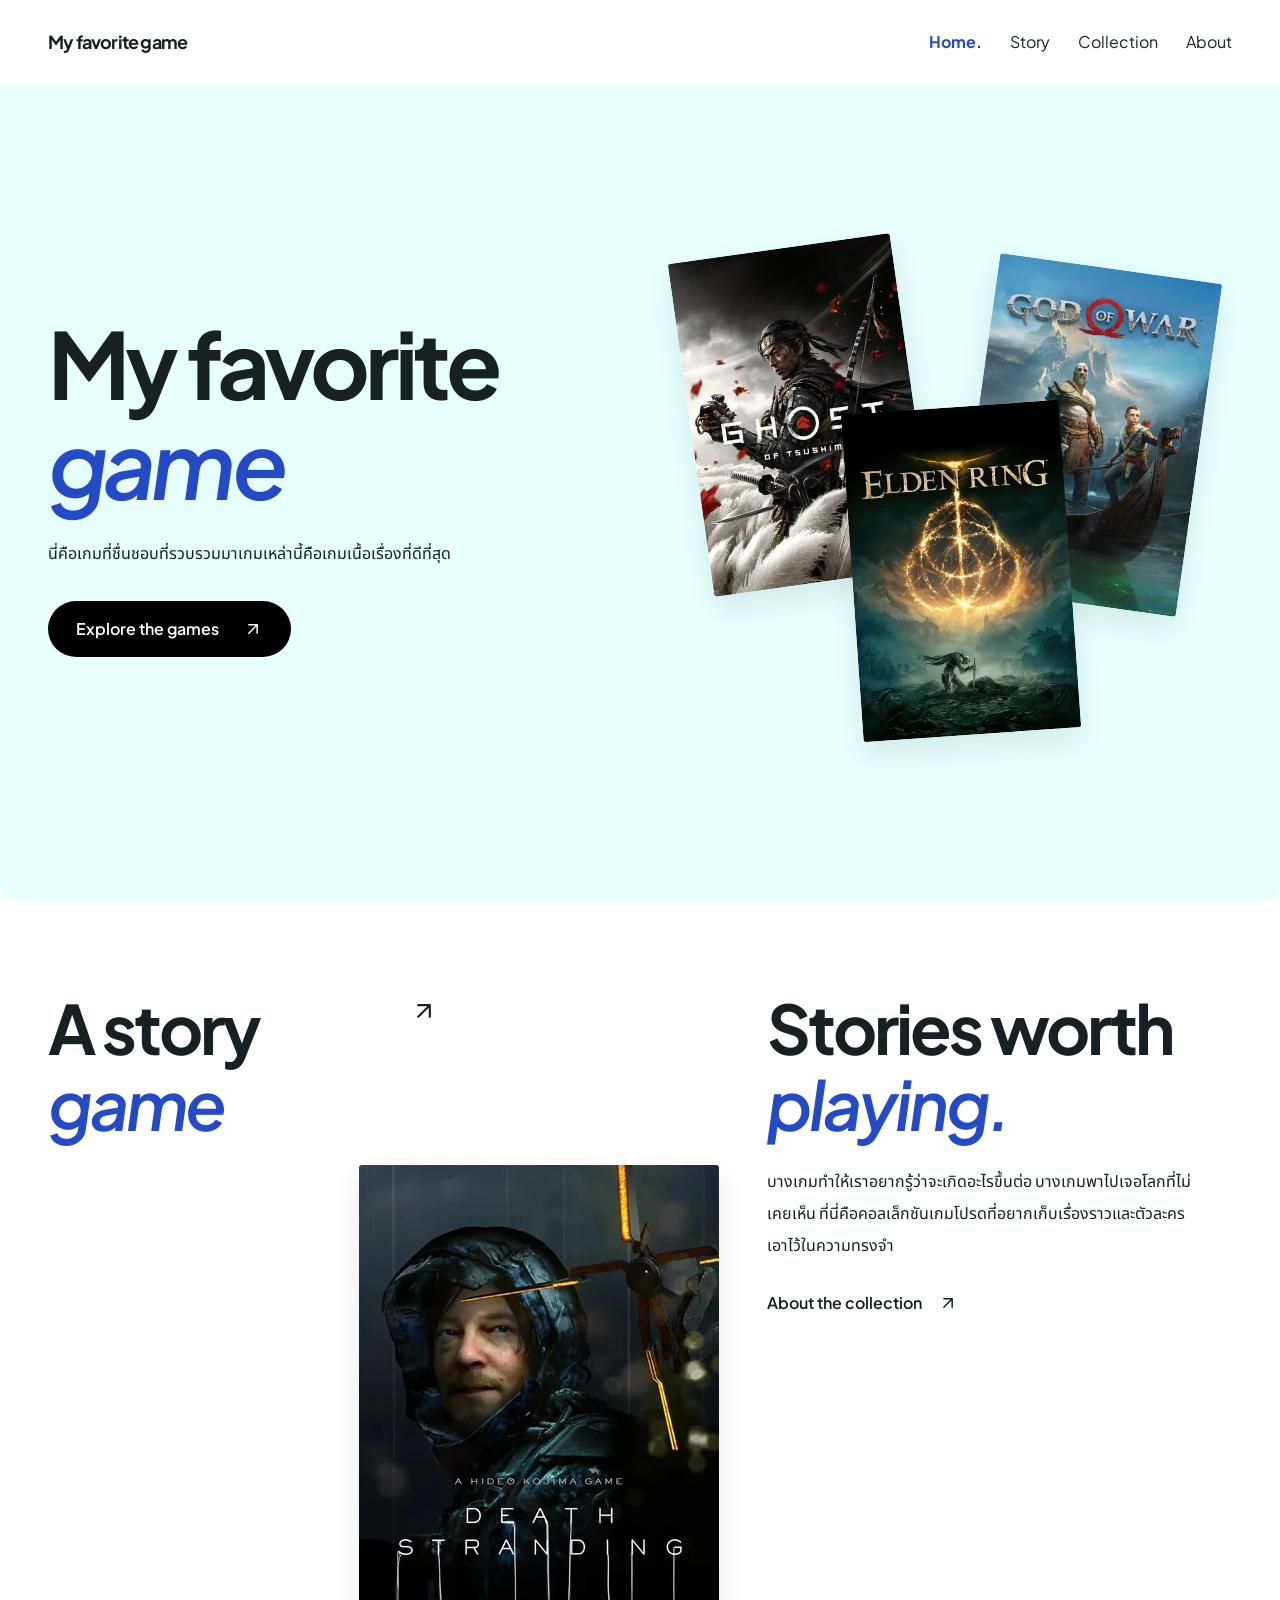
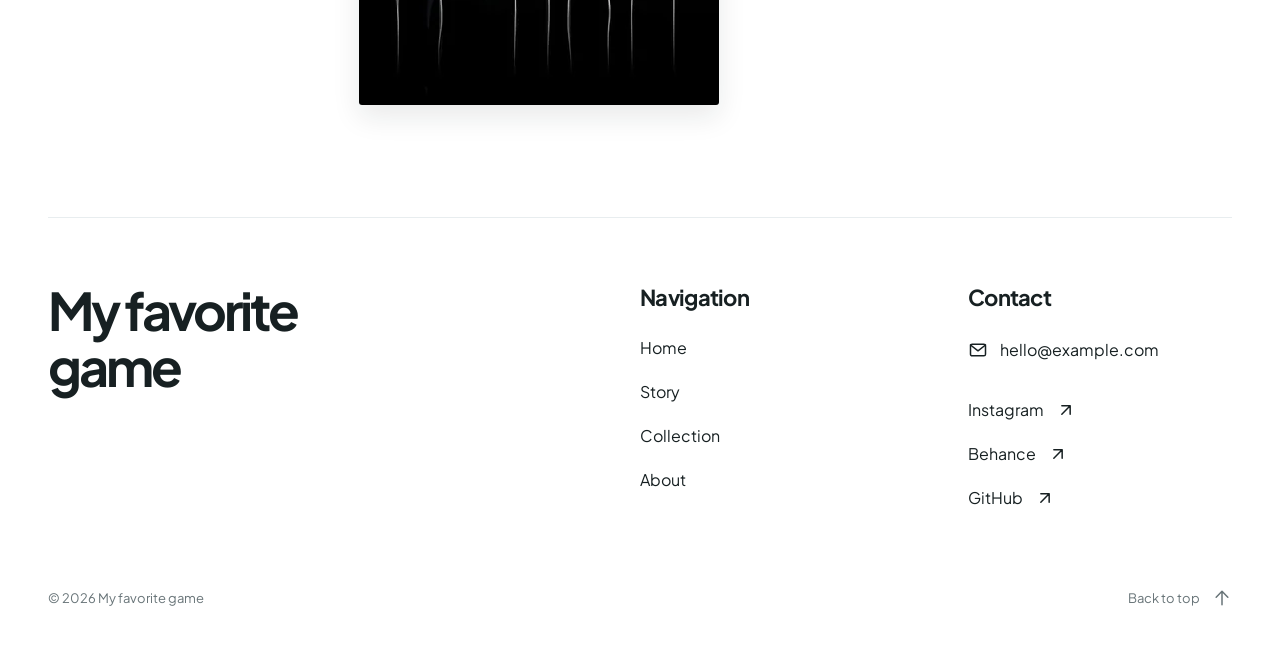
<file: code/index.html>
<!doctype html>
<html lang="th">

<head>
    <title>My favorite game</title>
    
    <meta charset="utf-8" />
    <meta name="viewport" content="width=device-width, initial-scale=1" />
    <meta name="description" content="นี่คือเกมที่ชื่นชอบที่รวบรวมมาเกมเหล่านี้คือเกมเนื้อเรื่องที่ดีที่สุด" />
    <link rel="preload" href="assets/fonts/jakarta-latin.woff2" as="font" type="font/woff2" crossorigin />
    <link rel="stylesheet" href="css/fonts.css" />
    <link rel="stylesheet" href="css/base.css" />
    <link rel="stylesheet" href="css/style.css" />

    <script src="js/icons.js" defer></script>
    <script src="js/main.js" defer></script>
</head>

<body id="top">
    <a class="skip-link" href="#main">ข้ามไปเนื้อหา</a>

    <header class="site-header">
        <nav class="navbar navbar-expand-md navbar-light" aria-label="เมนูหลัก">
            
            <div class="container">
                <a class="navbar-brand" href="index.html">My favorite game</a>
                
                <button class="navbar-toggler" type="button"
                    aria-controls="mainNav" aria-expanded="false" aria-label="เปิดเมนู">
                    <i class="icon" data-lucide="menu" aria-hidden="true"></i>
                </button>

                <div class="offcanvas-md offcanvas-end" tabindex="-1" id="mainNav" aria-labelledby="menuTitle">
                    
                    <div class="offcanvas-header">
                        <span id="menuTitle">My favorite game</span>
                        <button class="menu-close" type="button"
                            aria-label="ปิดเมนู">
                            <i class="icon" data-lucide="x" aria-hidden="true"></i>
                        </button>
                    </div>

                    <div class="offcanvas-body">
                        
                        <ul class="navbar-nav ms-auto">
                            <li class="nav-item">
                                <a class="nav-link active" href="index.html" aria-current="page">Home</a>
                            </li>
                            <li class="nav-item">
                                <a class="nav-link" href="story.html">Story</a>
                            </li>
                            <li class="nav-item">
                                <a class="nav-link" href="Collection.html">Collection</a>
                            </li>
                            <li class="nav-item">
                                <a class="nav-link" href="About.html">About</a>
                            </li>
                        </ul>

                        <div class="mobile-contact">
                            <a class="menu-email email-link" href="mailto:hello@example.com">
                                <i class="icon" data-lucide="mail" aria-hidden="true"></i>
                                <span>hello@example.com</span>
                            </a>
                            <div class="menu-socials">
                                <a href="https://www.instagram.com/" target="_blank"
                                    rel="noopener noreferrer">Instagram</a>
                                <a href="https://www.behance.net/" target="_blank" rel="noopener noreferrer">Behance</a>
                                <a href="https://github.com/" target="_blank" rel="noopener noreferrer">GitHub</a>
                            </div>
                        </div>

                    </div>

                </div>

            </div>

        </nav>
    </header>

    <main id="main" tabindex="-1">
        <section class="home-hero container">
            <div class="row hero-row">
                <div class="col-lg-6 hero-copy">
                    <h1>My favorite<br /><em>game</em></h1>
                    <p class="hero-description">นี่คือเกมที่ชื่นชอบที่รวบรวมมาเกมเหล่านี้คือเกมเนื้อเรื่องที่ดีที่สุด</p>
                    <a class="btn btn-dark" href="Collection.html">
                        Explore the games
                        <i class="icon" data-lucide="arrow-up-right" aria-hidden="true"></i>
                    </a>
                </div>
                <div class="col-lg-6 hero-art" aria-label="ปกเกมที่ชื่นชอบ">
                    <img class="hero-books" src="images/games/ghost-of-tsushima-360.webp" alt="ปกเกม Ghost of Tsushima" width="600" height="900" decoding="async" sizes="(max-width: 767px) 180px, (max-width: 991px) 200px, 280px" srcset="images/games/ghost-of-tsushima-360.webp 360w, images/games/ghost-of-tsushima-480.webp 480w, images/games/ghost-of-tsushima.webp 600w" fetchpriority="high" />
                    <img class="hero-records" src="images/games/god-of-war-360.webp" alt="ปกเกม God of War" width="736" height="1103" decoding="async" sizes="(max-width: 767px) 180px, (max-width: 991px) 200px, 280px" srcset="images/games/god-of-war-360.webp 360w, images/games/god-of-war-480.webp 480w, images/games/god-of-war.webp 736w" />
                    <img class="hero-camera" src="images/games/elden-ring-360.webp" alt="ปกเกม Elden Ring" width="736" height="1104" decoding="async" sizes="(max-width: 767px) 180px, (max-width: 991px) 200px, 280px" srcset="images/games/elden-ring-360.webp 360w, images/games/elden-ring-480.webp 480w, images/games/elden-ring.webp 736w" />
                </div>
            </div>
        </section>
        <section class="home-links container">
            <div class="row gx-lg-5 gy-5">
                <div class="col-md-7">
                    <a class="story-preview" href="story.html">
                        <div class="preview-heading">
                            <h2>A story<br /><em>game</em></h2>
                            <i class="icon" data-lucide="arrow-up-right" aria-hidden="true"></i>
                        </div>
                        <img class="preview-image" src="images/games/death-stranding-360.webp" alt="ปกเกม Death Stranding" width="736" height="1104" decoding="async" sizes="(max-width: 767px) 220px, (max-width: 991px) 270px, 360px" srcset="images/games/death-stranding-360.webp 360w, images/games/death-stranding-480.webp 480w, images/games/death-stranding.webp 736w" loading="lazy" />
                    </a>
                </div>
                <div class="col-md-5 home-note">
                    <h2>Stories worth<br /><em>playing.</em></h2>
                    <p>บางเกมทำให้เราอยากรู้ว่าจะเกิดอะไรขึ้นต่อ บางเกมพาไปเจอโลกที่ไม่เคยเห็น ที่นี่คือคอลเล็กชันเกมโปรดที่อยากเก็บเรื่องราวและตัวละครเอาไว้ในความทรงจำ</p>
                    <a class="text-link" href="About.html">
                        About the collection
                        <i class="icon" data-lucide="arrow-up-right" aria-hidden="true"></i>
                    </a>
                </div>
            </div>
        </section>
    </main>

    <footer class="site-footer">
        
        <div class="footer-main">
            
            <a class="footer-brand" href="index.html">
                My favorite game
            </a>
            
            <nav aria-label="เมนูท้ายหน้า">
                <h2>Navigation</h2>
                <a href="index.html">Home</a>
                <a href="story.html">Story</a>
                <a href="Collection.html">Collection</a>
                <a href="About.html">About</a>
            </nav>
            
            <div class="footer-contact">
                <h2>Contact</h2>
                
                <a href="mailto:hello@example.com">
                    <i class="icon" data-lucide="mail" aria-hidden="true"></i>
                    <span>hello@example.com</span>
                </a>
                
                <div class="social-links">
                    <a href="https://www.instagram.com/" target="_blank" rel="noopener noreferrer">
                        Instagram
                        <i class="icon" data-lucide="arrow-up-right" aria-hidden="true"></i>
                    </a>
                    <a href="https://www.behance.net/" target="_blank" rel="noopener noreferrer">
                        Behance
                        <i class="icon" data-lucide="arrow-up-right" aria-hidden="true"></i>
                    </a>
                    <a href="https://github.com/" target="_blank" rel="noopener noreferrer">
                        GitHub
                        <i class="icon" data-lucide="arrow-up-right" aria-hidden="true"></i>
                    </a>
                </div>
            </div>
        </div>

        <div class="footer-bottom">
            <span>© 2026 My favorite game</span>
            <a href="#top">
                Back to top
                <i class="icon" data-lucide="arrow-up" aria-hidden="true"></i>
            </a>
        </div>
    </footer>

</body>

</html>
</file>
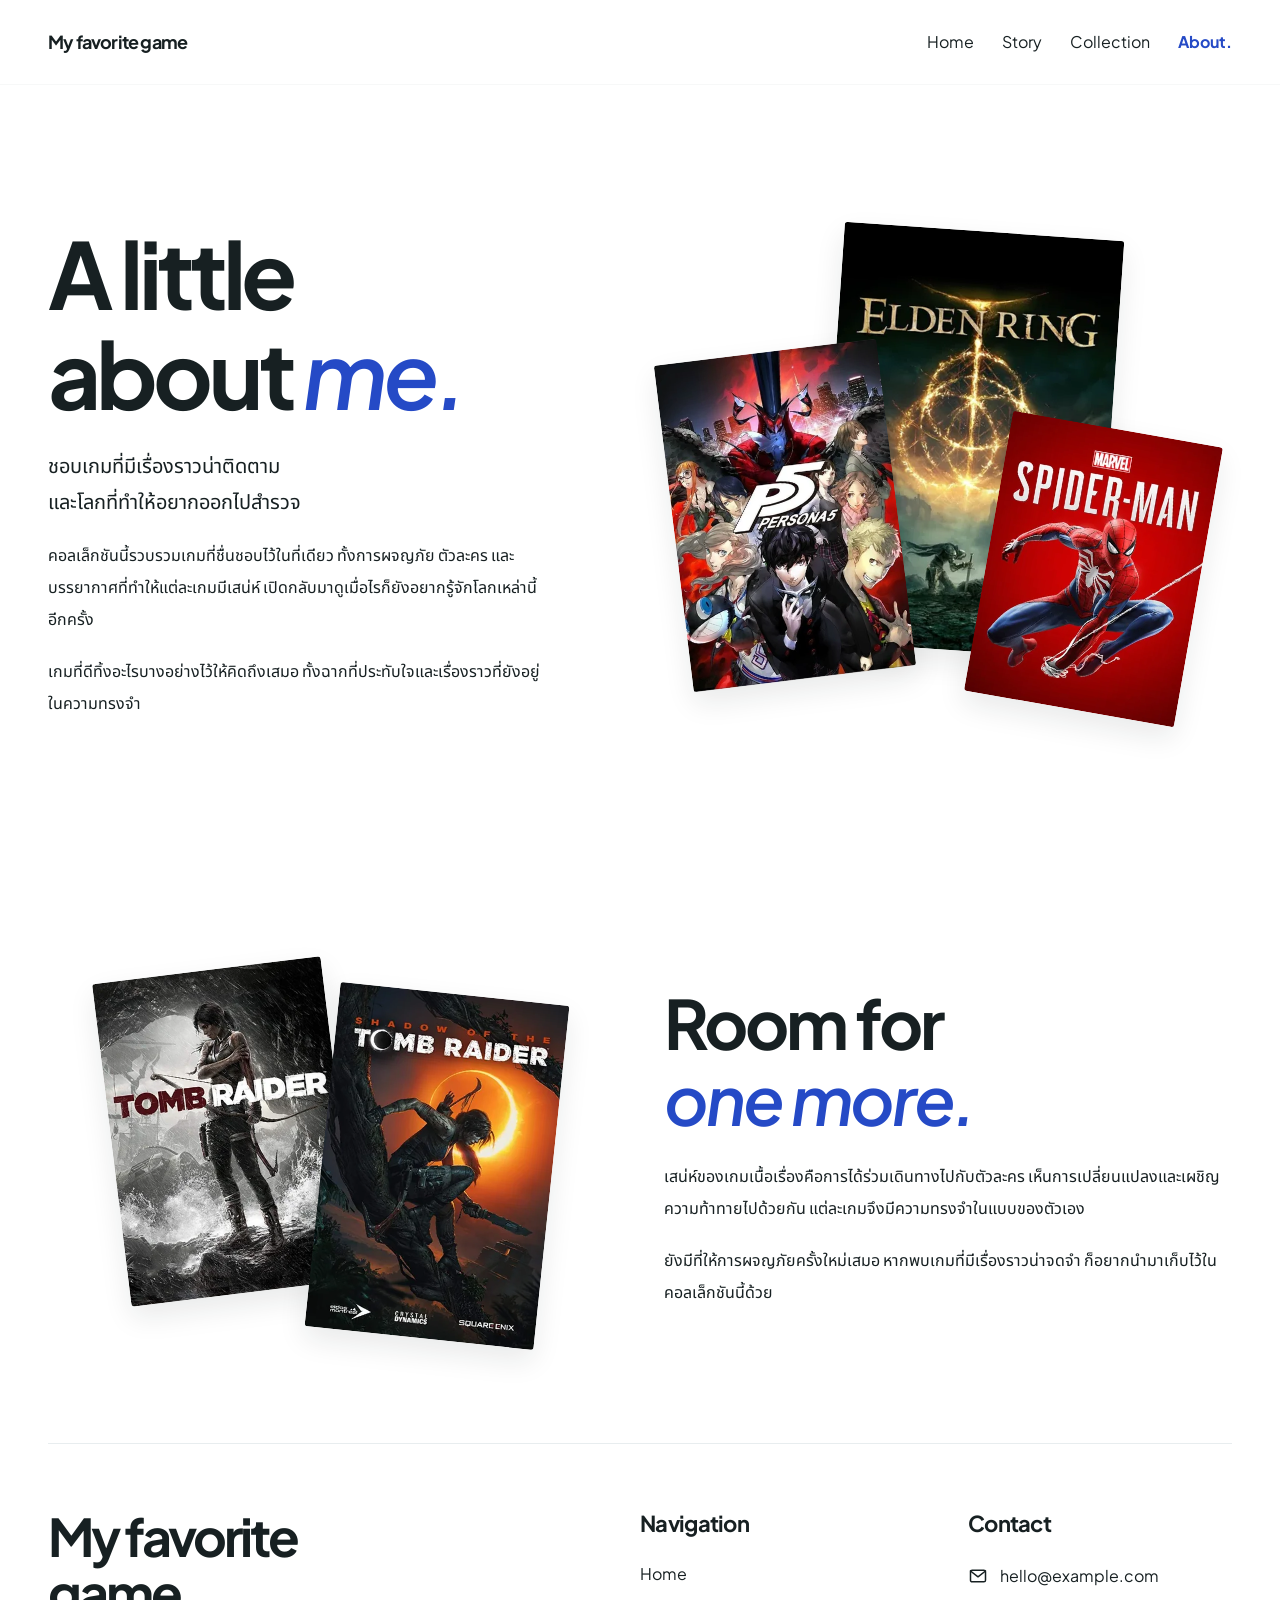
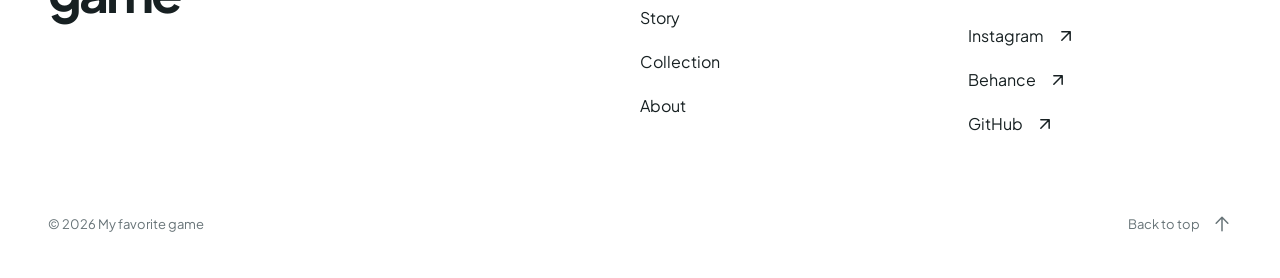
<file: code/About.html>
<!doctype html>
<html lang="th">

<head>
    <title>About | My favorite game</title>
    
    <meta charset="utf-8" />
    <meta name="viewport" content="width=device-width, initial-scale=1" />
    <meta name="description" content="นี่คือเกมที่ชื่นชอบที่รวบรวมมาเกมเหล่านี้คือเกมเนื้อเรื่องที่ดีที่สุด" />
    <link rel="preload" href="assets/fonts/jakarta-latin.woff2" as="font" type="font/woff2" crossorigin />
    <link rel="stylesheet" href="css/fonts.css" />
    <link rel="stylesheet" href="css/base.css" />
    <link rel="stylesheet" href="css/style.css" />

    <script src="js/icons.js" defer></script>
    <script src="js/main.js" defer></script>
</head>

<body id="top">
    <a class="skip-link" href="#main">ข้ามไปเนื้อหา</a>

    <header class="site-header">
        <nav class="navbar navbar-expand-md navbar-light" aria-label="เมนูหลัก">
            
            <div class="container">
                <a class="navbar-brand" href="index.html">My favorite game</a>
                
                <button class="navbar-toggler" type="button"
                    aria-controls="mainNav" aria-expanded="false" aria-label="เปิดเมนู">
                    <i class="icon" data-lucide="menu" aria-hidden="true"></i>
                </button>

                <div class="offcanvas-md offcanvas-end" tabindex="-1" id="mainNav" aria-labelledby="menuTitle">
                    
                    <div class="offcanvas-header">
                        <span id="menuTitle">My favorite game</span>
                        <button class="menu-close" type="button"
                            aria-label="ปิดเมนู">
                            <i class="icon" data-lucide="x" aria-hidden="true"></i>
                        </button>
                    </div>

                    <div class="offcanvas-body">
                        
                        <ul class="navbar-nav ms-auto">
                            <li class="nav-item">
                                <a class="nav-link " href="index.html">Home</a>
                            </li>
                            <li class="nav-item">
                                <a class="nav-link" href="story.html">Story</a>
                            </li>
                            <li class="nav-item">
                                <a class="nav-link" href="Collection.html">Collection</a>
                            </li>
                            <li class="nav-item">
                                <a class="nav-link active" href="About.html" aria-current="page">About</a>
                            </li>
                        </ul>

                        <div class="mobile-contact">
                            <a class="menu-email email-link" href="mailto:hello@example.com">
                                <i class="icon" data-lucide="mail" aria-hidden="true"></i>
                                <span>hello@example.com</span>
                            </a>
                            <div class="menu-socials">
                                <a href="https://www.instagram.com/" target="_blank"
                                    rel="noopener noreferrer">Instagram</a>
                                <a href="https://www.behance.net/" target="_blank" rel="noopener noreferrer">Behance</a>
                                <a href="https://github.com/" target="_blank" rel="noopener noreferrer">GitHub</a>
                            </div>
                        </div>

                    </div>

                </div>

            </div>

        </nav>
    </header>

    <main id="main" tabindex="-1">
        
        <section class="about-opening container">
            
            <div class="row opening-row">
                
                <div class="col-lg-6 opening-copy">
                    <h1>
                        A little
                        <br />
                        about
                        <em>me.</em>
                    </h1>
                    <p class="about-lead">
                        ชอบเกมที่มีเรื่องราวน่าติดตาม
                        <br />
                        และโลกที่ทำให้อยากออกไปสำรวจ
                    </p>
                    <p>
                        คอลเล็กชันนี้รวบรวมเกมที่ชื่นชอบไว้ในที่เดียว
                        ทั้งการผจญภัย ตัวละคร และบรรยากาศที่ทำให้แต่ละเกมมีเสน่ห์
                        เปิดกลับมาดูเมื่อไรก็ยังอยากรู้จักโลกเหล่านี้อีกครั้ง
                    </p>
                    <p>เกมที่ดีทิ้งอะไรบางอย่างไว้ให้คิดถึงเสมอ
                        ทั้งฉากที่ประทับใจและเรื่องราวที่ยังอยู่ในความทรงจำ</p>
                </div>
                
                <div class="col-lg-6 opening-art">
                    <img class="art-main" src="images/games/elden-ring-360.webp" alt="ปกเกม Elden Ring" width="736" height="1104" decoding="async" sizes="(max-width: 767px) 180px, (max-width: 991px) 200px, 280px" srcset="images/games/elden-ring-360.webp 360w, images/games/elden-ring-480.webp 480w, images/games/elden-ring.webp 736w" fetchpriority="high" />
                    <img class="art-left" src="images/games/persona-5-360.webp" alt="ปกเกม Persona 5" width="680" height="1000" decoding="async" sizes="(max-width: 767px) 180px, (max-width: 991px) 200px, 280px" srcset="images/games/persona-5-360.webp 360w, images/games/persona-5-480.webp 480w, images/games/persona-5.webp 680w" />
                    <img class="art-small" src="images/games/spider-man-360.webp"
                        alt="ปกเกม Marvel’s Spider-Man" width="735" height="980" decoding="async" sizes="(max-width: 767px) 180px, (max-width: 991px) 200px, 280px" srcset="images/games/spider-man-360.webp 360w, images/games/spider-man-480.webp 480w, images/games/spider-man.webp 735w" />
                </div>
            </div>
        </section>
        
        <section class="about-second container">
    <div class="row gy-4 gx-lg-5 align-items-center">
      <div class="col-md-6 second-art">
        <img class="second-cover"
          src="images/games/tomb-raider-360.webp"
          alt="ปกเกม Tomb Raider" width="708" height="1000" decoding="async" sizes="(max-width: 767px) 180px, (max-width: 991px) 200px, 280px" srcset="images/games/tomb-raider-360.webp 360w, images/games/tomb-raider-480.webp 480w, images/games/tomb-raider.webp 708w" loading="lazy" />
        <img class="second-book"
          src="images/games/shadow-of-the-tomb-raider-360.webp"
          alt="ปกเกม Shadow of the Tomb Raider" width="666" height="1000" decoding="async" sizes="(max-width: 767px) 180px, (max-width: 991px) 200px, 280px" srcset="images/games/shadow-of-the-tomb-raider-360.webp 360w, images/games/shadow-of-the-tomb-raider-480.webp 480w, images/games/shadow-of-the-tomb-raider.webp 666w" loading="lazy" />
      </div>
      <div class="col-md-6">
        <h2>
          Room for
          <br />
          <em>one more.</em>
        </h2>
        <p>
          เสน่ห์ของเกมเนื้อเรื่องคือการได้ร่วมเดินทางไปกับตัวละคร
          เห็นการเปลี่ยนแปลงและเผชิญความท้าทายไปด้วยกัน
          แต่ละเกมจึงมีความทรงจำในแบบของตัวเอง
        </p>
        <p>ยังมีที่ให้การผจญภัยครั้งใหม่เสมอ
          หากพบเกมที่มีเรื่องราวน่าจดจำ
          ก็อยากนำมาเก็บไว้ในคอลเล็กชันนี้ด้วย</p>
      </div>
    </div>
  </section>
    </main>

    <footer class="site-footer">
        
        <div class="footer-main">
            
            <a class="footer-brand" href="index.html">
                My favorite game
            </a>
            
            <nav aria-label="เมนูท้ายหน้า">
                <h2>Navigation</h2>
                <a href="index.html">Home</a>
                <a href="story.html">Story</a>
                <a href="Collection.html">Collection</a>
                <a href="About.html">About</a>
            </nav>
            
            <div class="footer-contact">
                <h2>Contact</h2>
                
                <a href="mailto:hello@example.com">
                    <i class="icon" data-lucide="mail" aria-hidden="true"></i>
                    <span>hello@example.com</span>
                </a>
                
                <div class="social-links">
                    <a href="https://www.instagram.com/" target="_blank" rel="noopener noreferrer">
                        Instagram
                        <i class="icon" data-lucide="arrow-up-right" aria-hidden="true"></i>
                    </a>
                    <a href="https://www.behance.net/" target="_blank" rel="noopener noreferrer">
                        Behance
                        <i class="icon" data-lucide="arrow-up-right" aria-hidden="true"></i>
                    </a>
                    <a href="https://github.com/" target="_blank" rel="noopener noreferrer">
                        GitHub
                        <i class="icon" data-lucide="arrow-up-right" aria-hidden="true"></i>
                    </a>
                </div>
            </div>
        </div>

        <div class="footer-bottom">
            <span>© 2026 My favorite game</span>
            <a href="#top">
                Back to top
                <i class="icon" data-lucide="arrow-up" aria-hidden="true"></i>
            </a>
        </div>
    </footer>

</body>

</html>
</file>
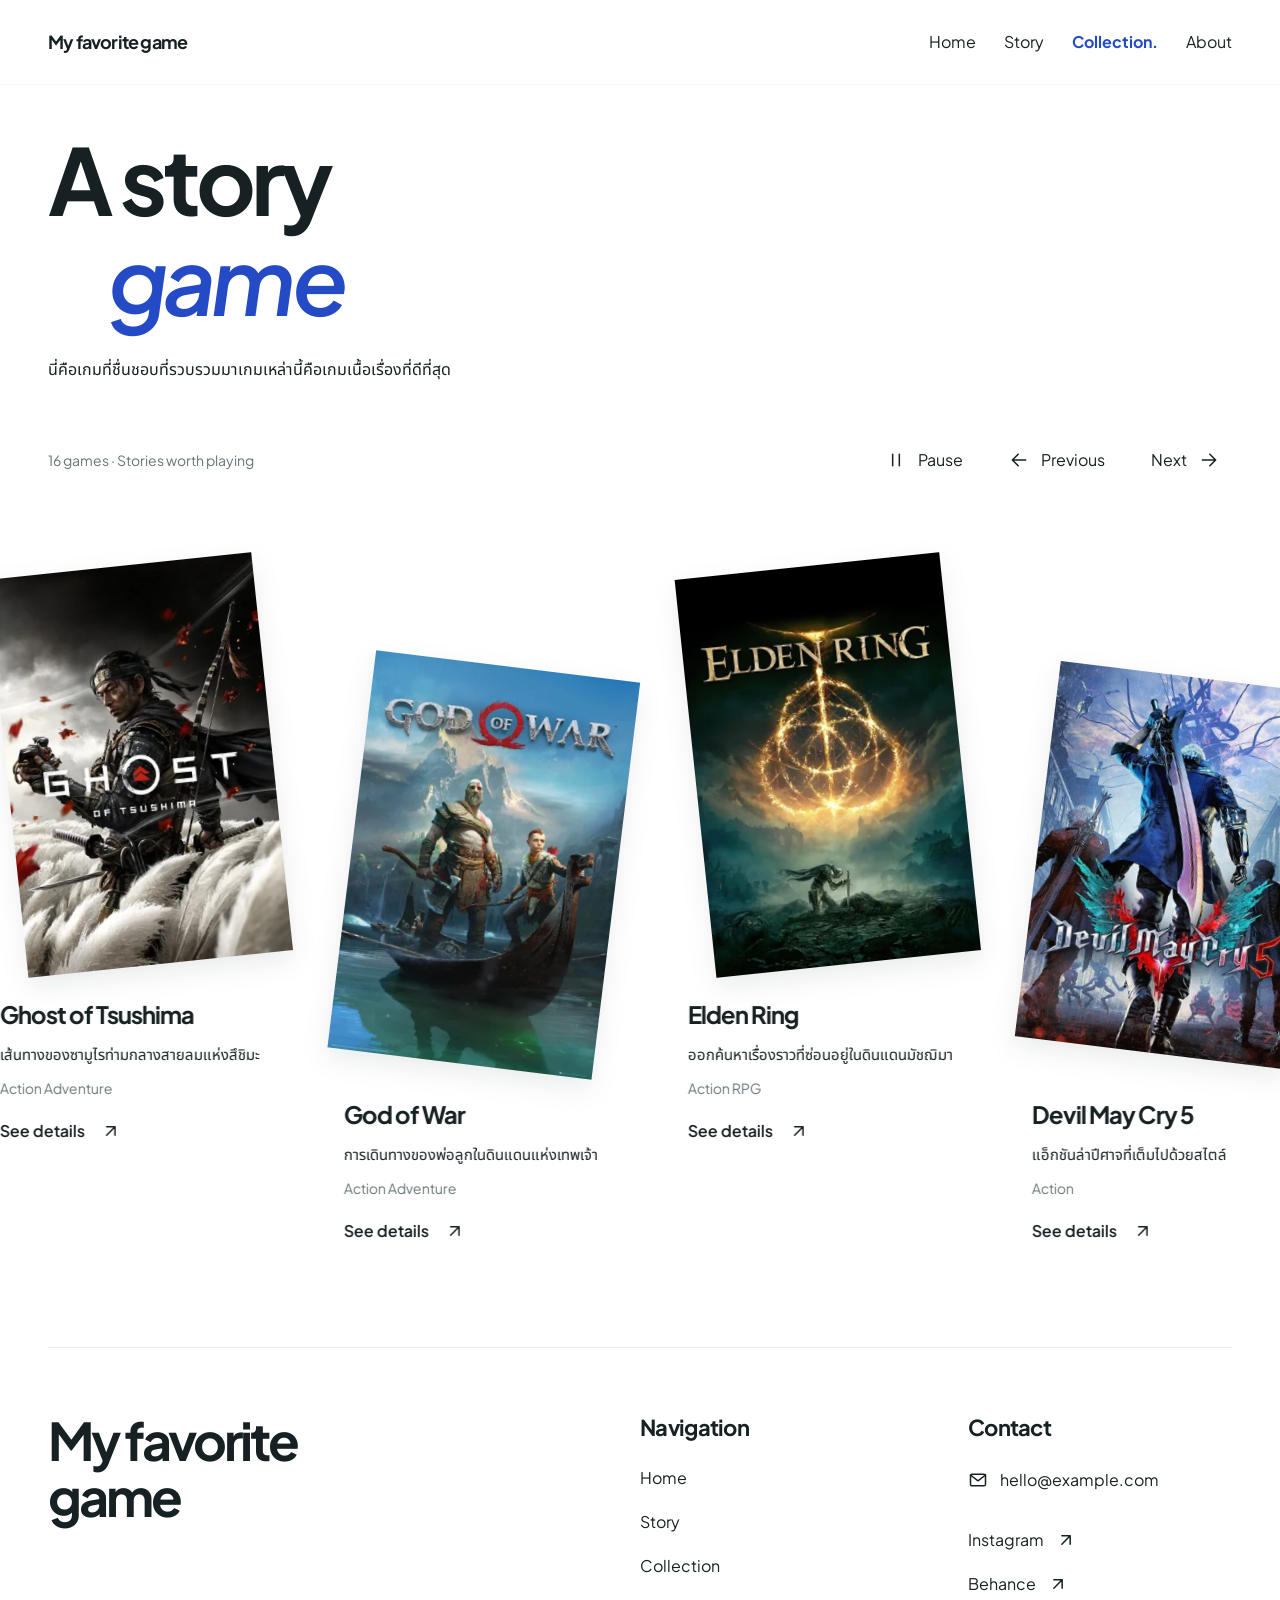
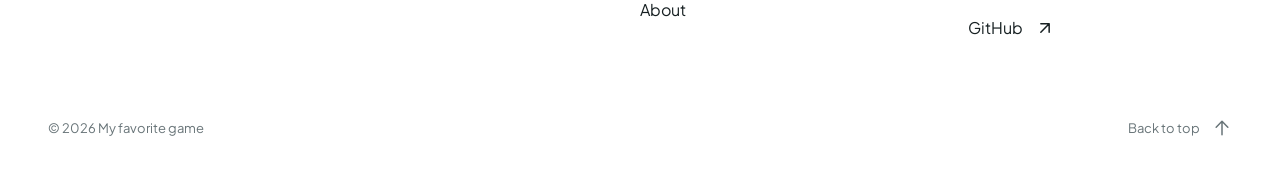
<file: code/Collection.html>
<!doctype html>
<html lang="th">

<head>
    <title>Collection | My favorite game</title>
    
    <meta charset="utf-8" />
    <meta name="viewport" content="width=device-width, initial-scale=1" />
    <meta name="description" content="นี่คือเกมที่ชื่นชอบที่รวบรวมมาเกมเหล่านี้คือเกมเนื้อเรื่องที่ดีที่สุด" />
    <link rel="preload" href="assets/fonts/jakarta-latin.woff2" as="font" type="font/woff2" crossorigin />
    <link rel="stylesheet" href="css/fonts.css" />
    <link rel="stylesheet" href="css/base.css" />
    <link rel="stylesheet" href="css/style.css" />

    <script src="js/icons.js" defer></script>
    <script src="js/games.js" defer></script>
    <script src="js/collection.js" defer></script>
    <script src="js/main.js" defer></script>
</head>

<body id="top">
    <a class="skip-link" href="#main">ข้ามไปเนื้อหา</a>

    <header class="site-header">
        <nav class="navbar navbar-expand-md navbar-light" aria-label="เมนูหลัก">
            
            <div class="container">
                <a class="navbar-brand" href="index.html">My favorite game</a>
                
                <button class="navbar-toggler" type="button"
                    aria-controls="mainNav" aria-expanded="false" aria-label="เปิดเมนู">
                    <i class="icon" data-lucide="menu" aria-hidden="true"></i>
                </button>

                <div class="offcanvas-md offcanvas-end" tabindex="-1" id="mainNav" aria-labelledby="menuTitle">
                    
                    <div class="offcanvas-header">
                        <span id="menuTitle">My favorite game</span>
                        <button class="menu-close" type="button"
                            aria-label="ปิดเมนู">
                            <i class="icon" data-lucide="x" aria-hidden="true"></i>
                        </button>
                    </div>

                    <div class="offcanvas-body">
                        
                        <ul class="navbar-nav ms-auto">
                            <li class="nav-item">
                                <a class="nav-link" href="index.html">Home</a>
                            </li>
                            <li class="nav-item">
                                <a class="nav-link" href="story.html">Story</a>
                            </li>
                            <li class="nav-item">
                                <a class="nav-link active" href="Collection.html" aria-current="page">Collection</a>
                            </li>
                            <li class="nav-item">
                                <a class="nav-link" href="About.html">About</a>
                            </li>
                        </ul>

                        <div class="mobile-contact">
                            <a class="menu-email email-link" href="mailto:hello@example.com">
                                <i class="icon" data-lucide="mail" aria-hidden="true"></i>
                                <span>hello@example.com</span>
                            </a>
                            <div class="menu-socials">
                                <a href="https://www.instagram.com/" target="_blank"
                                    rel="noopener noreferrer">Instagram</a>
                                <a href="https://www.behance.net/" target="_blank" rel="noopener noreferrer">Behance</a>
                                <a href="https://github.com/" target="_blank" rel="noopener noreferrer">GitHub</a>
                            </div>
                        </div>

                    </div>

                </div>

            </div>

        </nav>
    </header>

    <main id="main" tabindex="-1">
        <section class="collection-intro container">
            <h1>A story<br /><em>game</em></h1>
            <p class="collection-description">นี่คือเกมที่ชื่นชอบที่รวบรวมมาเกมเหล่านี้คือเกมเนื้อเรื่องที่ดีที่สุด</p>
        </section>
        <section class="board-section" aria-label="คอลเล็กชันเกมที่ชื่นชอบ">
            <div class="board-toolbar container">
                <p class="collection-count">16 games · Stories worth playing</p>
                <div class="board-navigation">
                    <button class="motion-control" id="board-pause" type="button" aria-label="หยุดการเลื่อน" aria-pressed="false">
                        <i class="icon" data-lucide="pause" aria-hidden="true"></i><span>Pause</span>
                    </button>
                    <button class="motion-control" id="board-prev" type="button" aria-label="เลื่อนภาพก่อนหน้า">
                        <i class="icon" data-lucide="arrow-left" aria-hidden="true"></i><span>Previous</span>
                    </button>
                    <button class="motion-control" id="board-next" type="button" aria-label="เลื่อนภาพถัดไป">
                        <span>Next</span><i class="icon" data-lucide="arrow-right" aria-hidden="true"></i>
                    </button>
                </div>
            </div>
            <div class="board-viewport" id="board-viewport" role="region" aria-label="ภาพปกเกมในคอลเล็กชัน">
                <div class="collage-board"><div class="collection-group"></div></div>
            </div>
            <noscript><p class="container">กรุณาเปิด JavaScript เพื่อดูรายชื่อเกมในคอลเล็กชัน</p></noscript>
        </section>
    </main>

    <footer class="site-footer">
        
        <div class="footer-main">
            
            <a class="footer-brand" href="index.html">
                My favorite game
            </a>
            
            <nav aria-label="เมนูท้ายหน้า">
                <h2>Navigation</h2>
                <a href="index.html">Home</a>
                <a href="story.html">Story</a>
                <a href="Collection.html">Collection</a>
                <a href="About.html">About</a>
            </nav>
            
            <div class="footer-contact">
                <h2>Contact</h2>
                
                <a href="mailto:hello@example.com">
                    <i class="icon" data-lucide="mail" aria-hidden="true"></i>
                    <span>hello@example.com</span>
                </a>
                
                <div class="social-links">
                    <a href="https://www.instagram.com/" target="_blank" rel="noopener noreferrer">
                        Instagram
                        <i class="icon" data-lucide="arrow-up-right" aria-hidden="true"></i>
                    </a>
                    <a href="https://www.behance.net/" target="_blank" rel="noopener noreferrer">
                        Behance
                        <i class="icon" data-lucide="arrow-up-right" aria-hidden="true"></i>
                    </a>
                    <a href="https://github.com/" target="_blank" rel="noopener noreferrer">
                        GitHub
                        <i class="icon" data-lucide="arrow-up-right" aria-hidden="true"></i>
                    </a>
                </div>
            </div>
        </div>

        <div class="footer-bottom">
            <span>© 2026 My favorite game</span>
            <a href="#top">
                Back to top
                <i class="icon" data-lucide="arrow-up" aria-hidden="true"></i>
            </a>
        </div>
    </footer>

</body>

</html>
</file>
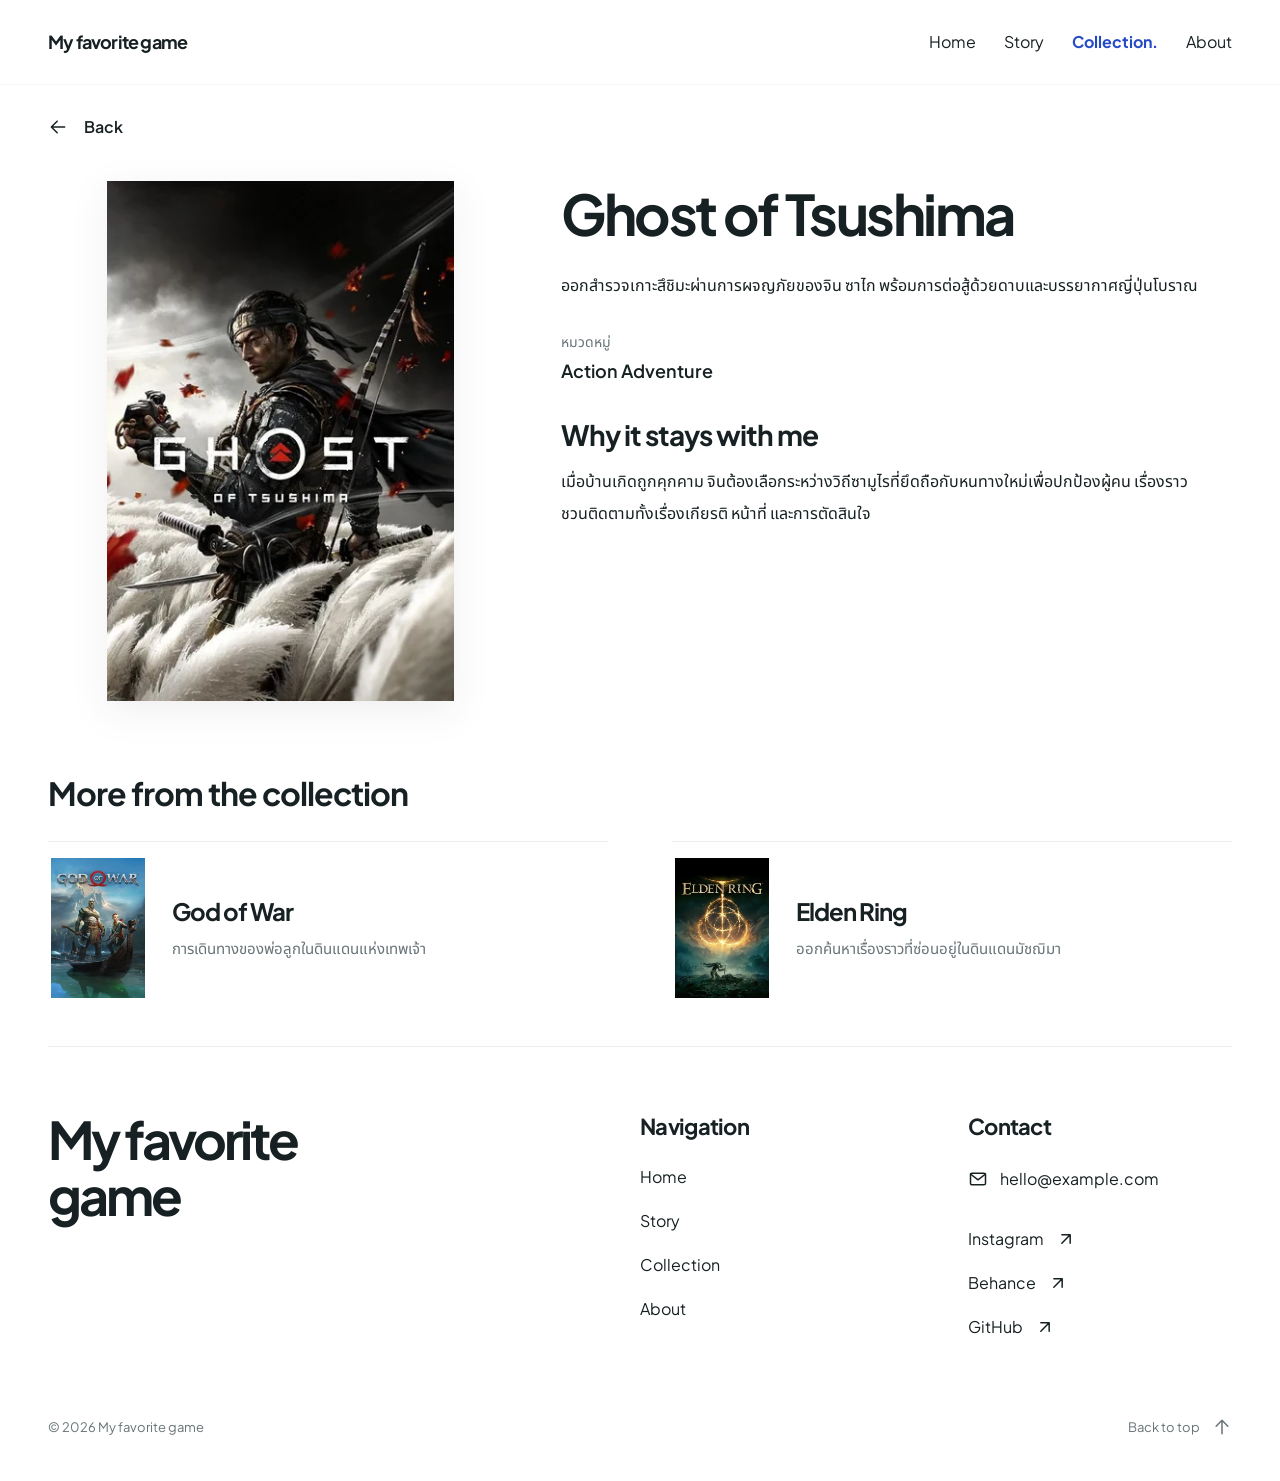
<file: code/Detail.html>
<!doctype html>
<html lang="th">

<head>
    <title>Game details | My favorite game</title>
    
    <meta charset="utf-8" />
    <meta name="viewport" content="width=device-width, initial-scale=1" />
    <meta name="description" content="นี่คือเกมที่ชื่นชอบที่รวบรวมมาเกมเหล่านี้คือเกมเนื้อเรื่องที่ดีที่สุด" />
    <link rel="preload" href="assets/fonts/jakarta-latin.woff2" as="font" type="font/woff2" crossorigin />
    <link rel="stylesheet" href="css/fonts.css" />
    <link rel="stylesheet" href="css/base.css" />
    <link rel="stylesheet" href="css/style.css" />

    <script src="js/icons.js" defer></script>
    <script src="js/games.js" defer></script>
    <script src="js/detail.js" defer></script>
    <script src="js/main.js" defer></script>
</head>

<body id="top">
    <a class="skip-link" href="#main">ข้ามไปเนื้อหา</a>

    <header class="site-header">
        <nav class="navbar navbar-expand-md navbar-light" aria-label="เมนูหลัก">
            
            <div class="container">
                <a class="navbar-brand" href="index.html">My favorite game</a>
                
                <button class="navbar-toggler" type="button"
                    aria-controls="mainNav" aria-expanded="false" aria-label="เปิดเมนู">
                    <i class="icon" data-lucide="menu" aria-hidden="true"></i>
                </button>

                <div class="offcanvas-md offcanvas-end" tabindex="-1" id="mainNav" aria-labelledby="menuTitle">
                    
                    <div class="offcanvas-header">
                        <span id="menuTitle">My favorite game</span>
                        <button class="menu-close" type="button"
                            aria-label="ปิดเมนู">
                            <i class="icon" data-lucide="x" aria-hidden="true"></i>
                        </button>
                    </div>

                    <div class="offcanvas-body">
                        
                        <ul class="navbar-nav ms-auto">
                            <li class="nav-item">
                                <a class="nav-link" href="index.html">Home</a>
                            </li>
                            <li class="nav-item">
                                <a class="nav-link" href="story.html">Story</a>
                            </li>
                            <li class="nav-item">
                                <a class="nav-link active" href="Collection.html" aria-current="page">Collection</a>
                            </li>
                            <li class="nav-item">
                                <a class="nav-link" href="About.html">About</a>
                            </li>
                        </ul>

                        <div class="mobile-contact">
                            <a class="menu-email email-link" href="mailto:hello@example.com">
                                <i class="icon" data-lucide="mail" aria-hidden="true"></i>
                                <span>hello@example.com</span>
                            </a>
                            <div class="menu-socials">
                                <a href="https://www.instagram.com/" target="_blank"
                                    rel="noopener noreferrer">Instagram</a>
                                <a href="https://www.behance.net/" target="_blank" rel="noopener noreferrer">Behance</a>
                                <a href="https://github.com/" target="_blank" rel="noopener noreferrer">GitHub</a>
                            </div>
                        </div>

                    </div>

                </div>

            </div>

        </nav>
    </header>

    <main id="main" tabindex="-1">

      <div class="container detail-page">

<a class="text-link detail-return" href="Collection.html" aria-label="Back to collection">
    <i class="icon" data-lucide="arrow-left" aria-hidden="true"></i>
    Back
  </a>

<section
    class="row gy-4 gx-lg-5 detail-layout"
    id="detail-content"
    aria-labelledby="detail-title">

<div class="col-12 col-lg-5">
    <div class="detail-image-frame">
      <img
        class="detail-image img-fluid"
        id="detail-image"
        alt="Ghost of Tsushima" width="600" height="900" decoding="async" sizes="(max-width: 767px) 260px, (max-width: 991px) 320px, 350px" fetchpriority="high" />
    </div>
  </div>

    <div class="col-12 col-lg-7">
    <h1 class="detail-title" id="detail-title" data-field="name">Ghost of Tsushima</h1>

    <p class="detail-description" data-field="description">นี่คือเกมที่ชื่นชอบที่รวบรวมมาเกมเหล่านี้คือเกมเนื้อเรื่องที่ดีที่สุด</p>

<dl class="detail-info">
    <div>
      <dt>หมวดหมู่</dt>
      <dd data-field="category">เกม</dd>
    </div>
  </dl>

    <h2 class="detail-story-title">Why it stays with me</h2>

    <p class="detail-story" data-field="story">เรื่องราวและบรรยากาศที่อยากกลับไปสัมผัสอีกครั้ง</p>

  </div>

    <div class="col-12 related-section">
    <h2 class="related-heading">More from the collection</h2>

     <div class="related-grid">
    <a class="next-item" id="related-link" href="Detail.html?id=god-of-war">
      <img id="related-image" alt="" width="736" height="1103" decoding="async" sizes="(max-width: 767px) 80px, 100px" loading="lazy" />
      <div>
        <h3><span id="related-name">God of War</span></h3>
        <p id="related-caption"></p>
      </div>
    </a>
    <a class="next-item" id="related-link-2" href="Detail.html?id=elden-ring">
      <img id="related-image-2" alt="" width="736" height="1104" decoding="async" sizes="(max-width: 767px) 80px, 100px" loading="lazy" />
      <div>
        <h3>
          <span id="related-name-2">Elden Ring</span>
        </h3>
        <p id="related-caption-2"></p>
      </div>
    </a>
  </div>

  </div>

  </section>

    <section id="not-found" hidden class="py-5">
    <h1>ไม่พบเกมนี้</h1>
    <p>กลับไปเลือกจาก Collection ได้เลย</p>
    <a class="text-link" href="Collection.html">ดู Collection</a>
  </section>

  </div>

    </main>

    <footer class="site-footer">
        
        <div class="footer-main">
            
            <a class="footer-brand" href="index.html">
                My favorite game
            </a>
            
            <nav aria-label="เมนูท้ายหน้า">
                <h2>Navigation</h2>
                <a href="index.html">Home</a>
                <a href="story.html">Story</a>
                <a href="Collection.html">Collection</a>
                <a href="About.html">About</a>
            </nav>
            
            <div class="footer-contact">
                <h2>Contact</h2>
                
                <a href="mailto:hello@example.com">
                    <i class="icon" data-lucide="mail" aria-hidden="true"></i>
                    <span>hello@example.com</span>
                </a>
                
                <div class="social-links">
                    <a href="https://www.instagram.com/" target="_blank" rel="noopener noreferrer">
                        Instagram
                        <i class="icon" data-lucide="arrow-up-right" aria-hidden="true"></i>
                    </a>
                    <a href="https://www.behance.net/" target="_blank" rel="noopener noreferrer">
                        Behance
                        <i class="icon" data-lucide="arrow-up-right" aria-hidden="true"></i>
                    </a>
                    <a href="https://github.com/" target="_blank" rel="noopener noreferrer">
                        GitHub
                        <i class="icon" data-lucide="arrow-up-right" aria-hidden="true"></i>
                    </a>
                </div>
            </div>
        </div>

        <div class="footer-bottom">
            <span>© 2026 My favorite game</span>
            <a href="#top">
                Back to top
                <i class="icon" data-lucide="arrow-up" aria-hidden="true"></i>
            </a>
        </div>
    </footer>

</body>

</html>
</file>
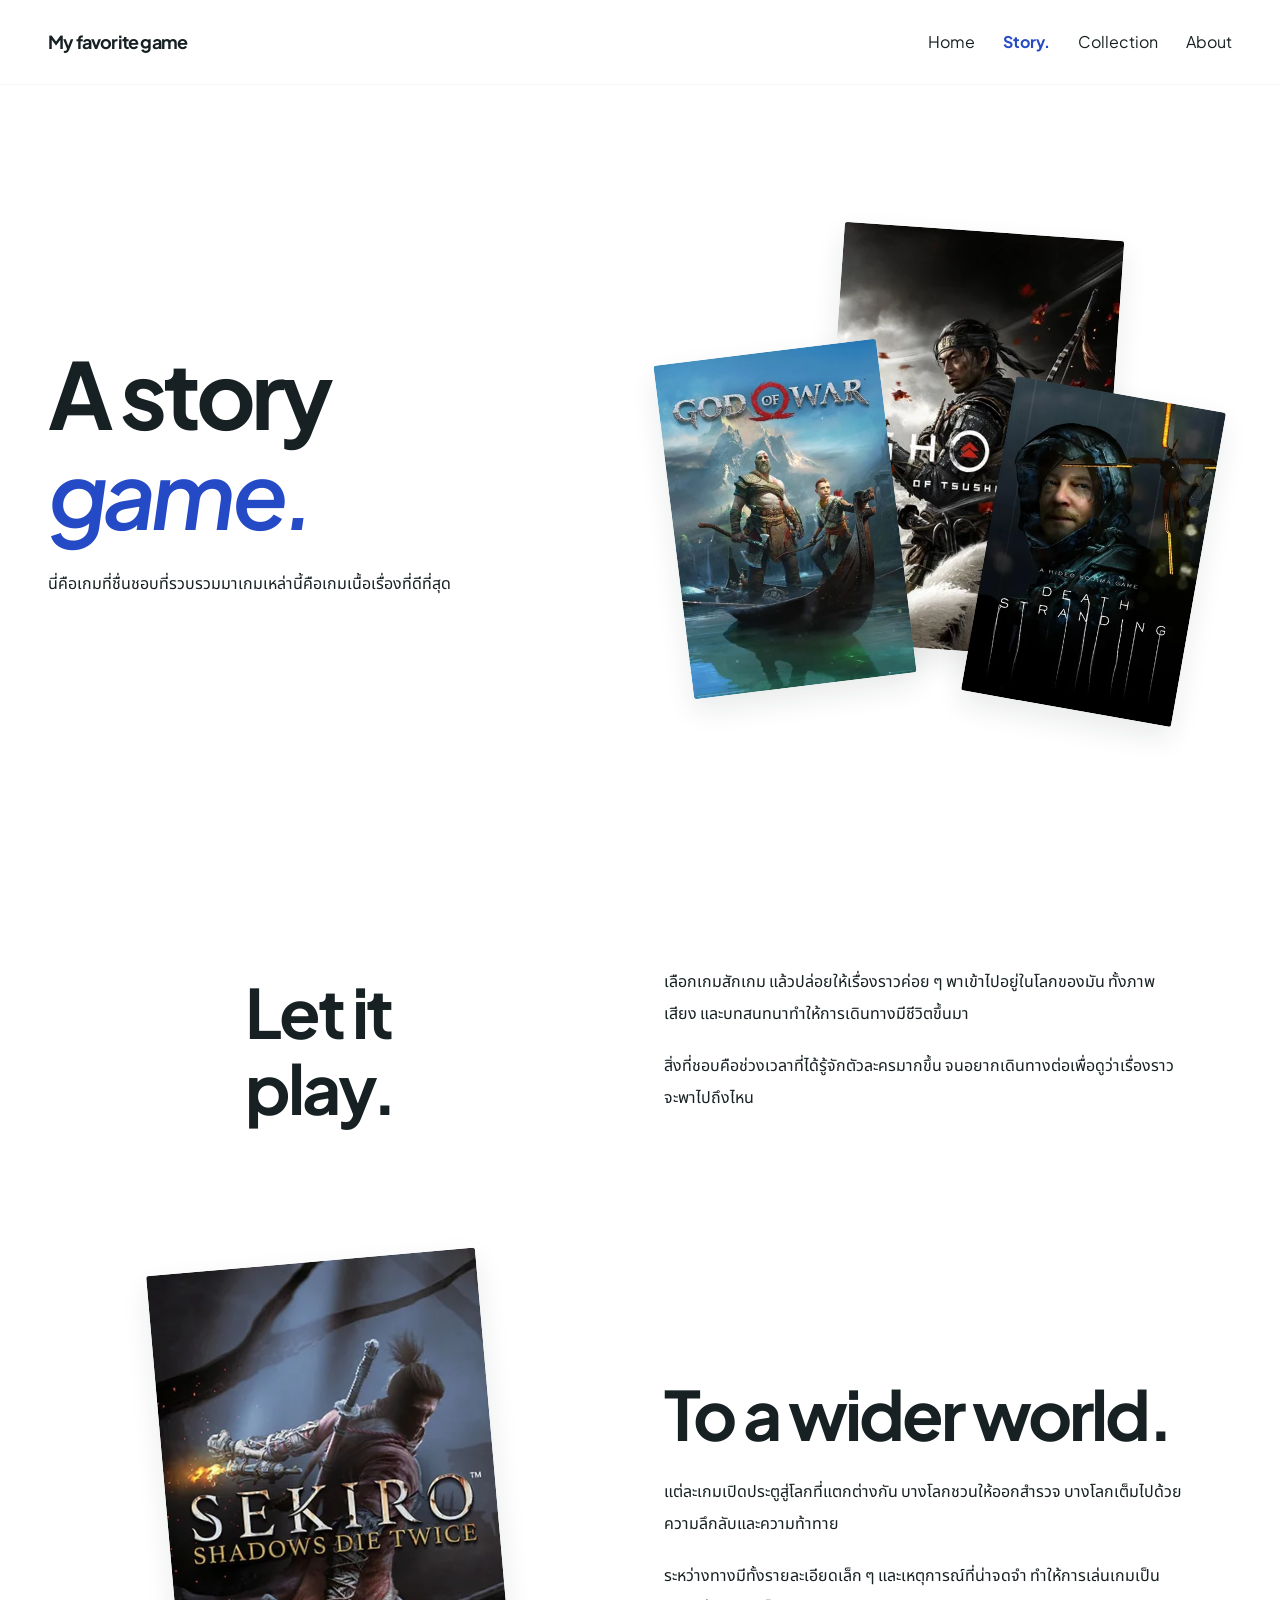
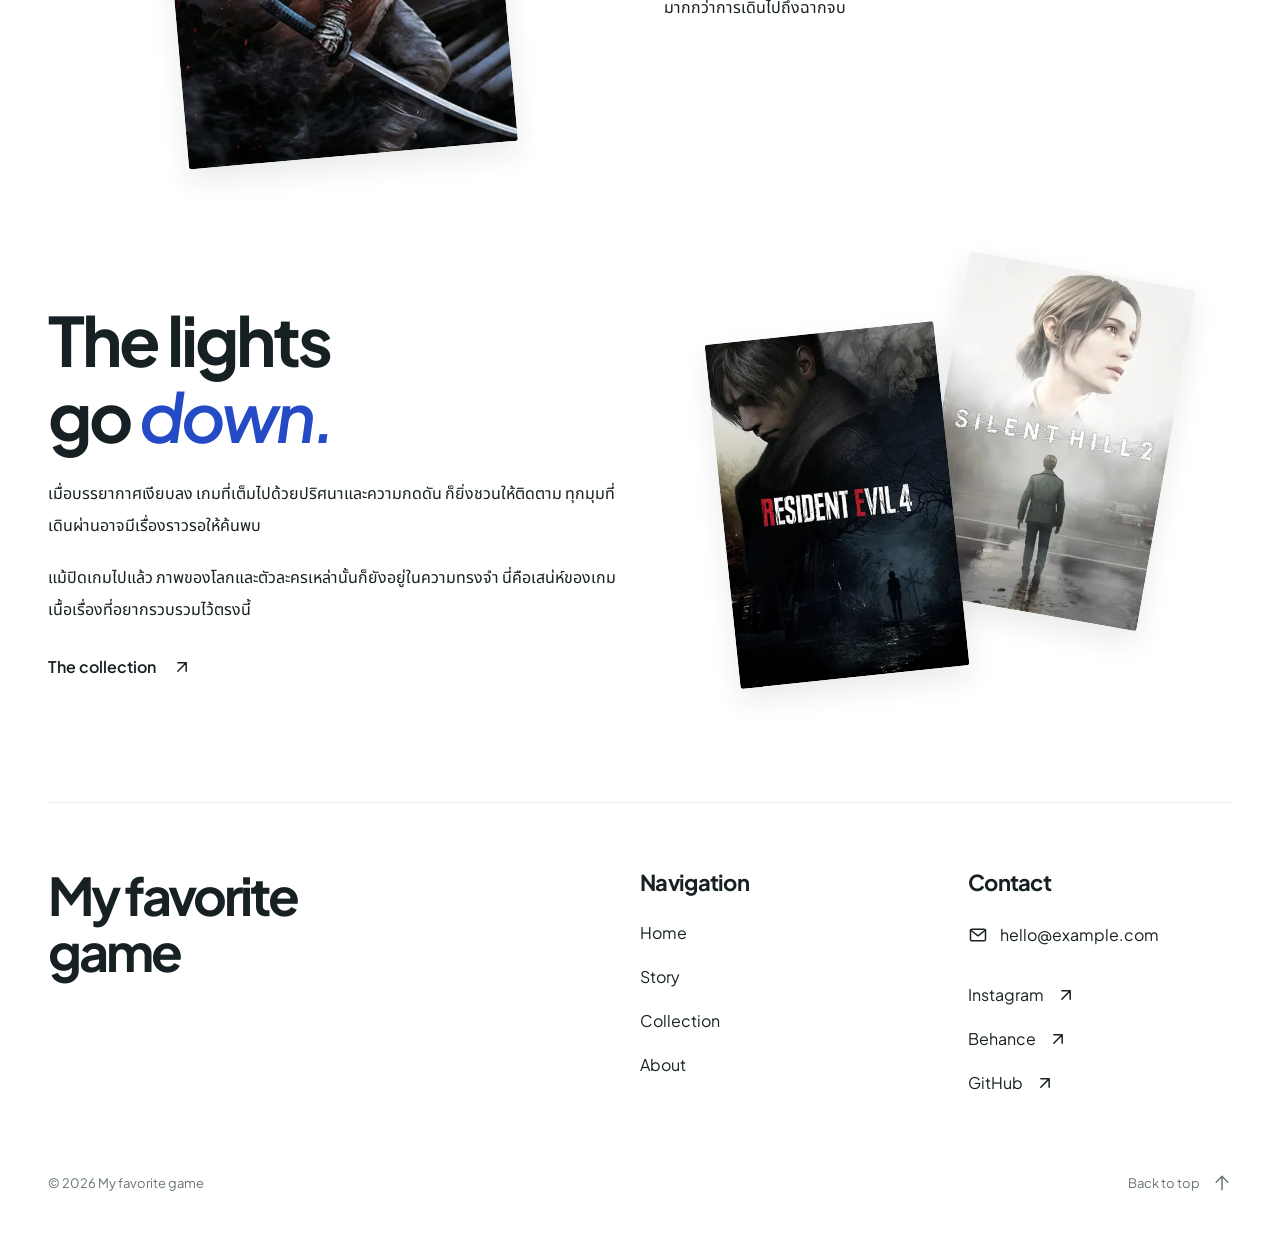
<file: code/story.html>
<!doctype html>
<html lang="th">

<head>
    <title>A story game | My favorite game</title>
    
    <meta charset="utf-8" />
    <meta name="viewport" content="width=device-width, initial-scale=1" />
    <meta name="description" content="นี่คือเกมที่ชื่นชอบที่รวบรวมมาเกมเหล่านี้คือเกมเนื้อเรื่องที่ดีที่สุด" />
    <link rel="preload" href="assets/fonts/jakarta-latin.woff2" as="font" type="font/woff2" crossorigin />
    <link rel="stylesheet" href="css/fonts.css" />
    <link rel="stylesheet" href="css/base.css" />
    <link rel="stylesheet" href="css/style.css" />

    <script src="js/icons.js" defer></script>
    <script src="js/main.js" defer></script>
</head>

<body id="top">
    <a class="skip-link" href="#main">ข้ามไปเนื้อหา</a>

    <header class="site-header">
        <nav class="navbar navbar-expand-md navbar-light" aria-label="เมนูหลัก">
            
            <div class="container">
                <a class="navbar-brand" href="index.html">My favorite game</a>
                
                <button class="navbar-toggler" type="button"
                    aria-controls="mainNav" aria-expanded="false" aria-label="เปิดเมนู">
                    <i class="icon" data-lucide="menu" aria-hidden="true"></i>
                </button>

                <div class="offcanvas-md offcanvas-end" tabindex="-1" id="mainNav" aria-labelledby="menuTitle">
                    
                    <div class="offcanvas-header">
                        <span id="menuTitle">My favorite game</span>
                        <button class="menu-close" type="button"
                            aria-label="ปิดเมนู">
                            <i class="icon" data-lucide="x" aria-hidden="true"></i>
                        </button>
                    </div>

                    <div class="offcanvas-body">
                        
                        <ul class="navbar-nav ms-auto">
                            <li class="nav-item">
                                <a class="nav-link " href="index.html">Home</a>
                            </li>
                            <li class="nav-item">
                                <a class="nav-link active" href="story.html" aria-current="page">Story</a>
                            </li>
                            <li class="nav-item">
                                <a class="nav-link" href="Collection.html">Collection</a>
                            </li>
                            <li class="nav-item">
                                <a class="nav-link" href="About.html">About</a>
                            </li>
                        </ul>

                        <div class="mobile-contact">
                            <a class="menu-email email-link" href="mailto:hello@example.com">
                                <i class="icon" data-lucide="mail" aria-hidden="true"></i>
                                <span>hello@example.com</span>
                            </a>
                            <div class="menu-socials">
                                <a href="https://www.instagram.com/" target="_blank"
                                    rel="noopener noreferrer">Instagram</a>
                                <a href="https://www.behance.net/" target="_blank" rel="noopener noreferrer">Behance</a>
                                <a href="https://github.com/" target="_blank" rel="noopener noreferrer">GitHub</a>
                            </div>
                        </div>

                    </div>

                </div>

            </div>

        </nav>
    </header>

    <main id="main" tabindex="-1">
        
        <section class="story-opening container">
            <div class="row opening-row">
                <div class="col-lg-6 opening-copy">
                    <h1>
                        A story
                        <br />
                        <em>game.</em>
                    </h1>
                    <p>นี่คือเกมที่ชื่นชอบที่รวบรวมมาเกมเหล่านี้คือเกมเนื้อเรื่องที่ดีที่สุด</p>
                </div>
                <div class="col-lg-6 opening-art">
                    <img class="art-main" src="images/games/ghost-of-tsushima-360.webp"
                        alt="ปกเกม Ghost of Tsushima" width="600" height="900" decoding="async" sizes="(max-width: 767px) 180px, (max-width: 991px) 200px, 280px" srcset="images/games/ghost-of-tsushima-360.webp 360w, images/games/ghost-of-tsushima-480.webp 480w, images/games/ghost-of-tsushima.webp 600w" fetchpriority="high" />
                    <img class="art-left" src="images/games/god-of-war-360.webp"
                        alt="ปกเกม God of War" width="736" height="1103" decoding="async" sizes="(max-width: 767px) 180px, (max-width: 991px) 200px, 280px" srcset="images/games/god-of-war-360.webp 360w, images/games/god-of-war-480.webp 480w, images/games/god-of-war.webp 736w" />
                    <img class="art-small" src="images/games/death-stranding-360.webp" alt="ปกเกม Death Stranding" width="736" height="1104" decoding="async" sizes="(max-width: 767px) 180px, (max-width: 991px) 200px, 280px" srcset="images/games/death-stranding-360.webp 360w, images/games/death-stranding-480.webp 480w, images/games/death-stranding.webp 736w" />
                </div>
            </div>
        </section>
        
        <section class="story-chapter container">
            <div class="row gy-4 gx-lg-5 align-items-center">
                <div class="col-md-6 chapter-heading">
                    <h2>
                        Let it
                        <br />
                        play.
                    </h2>
                </div>
                <div class="col-md-6">
                    <p>เลือกเกมสักเกม แล้วปล่อยให้เรื่องราวค่อย ๆ พาเข้าไปอยู่ในโลกของมัน
                        ทั้งภาพ เสียง และบทสนทนาทำให้การเดินทางมีชีวิตขึ้นมา</p>
                    <p>สิ่งที่ชอบคือช่วงเวลาที่ได้รู้จักตัวละครมากขึ้น
                        จนอยากเดินทางต่อเพื่อดูว่าเรื่องราวจะพาไปถึงไหน</p>
                </div>
            </div>
        </section>
        
        <section class="story-midday container">
            <div class="row gy-4 gx-lg-5 align-items-center">
                <div class="col-md-6 chapter-art">
                    <img src="images/games/sekiro-360.webp" alt="ปกเกม Sekiro: Shadows Die Twice" width="736" height="1103" decoding="async" sizes="(max-width: 767px) 220px, 340px" srcset="images/games/sekiro-360.webp 360w, images/games/sekiro-480.webp 480w, images/games/sekiro.webp 736w" loading="lazy" />
                </div>
                <div class="col-md-6">
                    <h2>
                        To a wider world.
                        <br />
                    </h2>
                    <p>แต่ละเกมเปิดประตูสู่โลกที่แตกต่างกัน
                        บางโลกชวนให้ออกสำรวจ บางโลกเต็มไปด้วยความลึกลับและความท้าทาย</p>
                    <p>ระหว่างทางมีทั้งรายละเอียดเล็ก ๆ และเหตุการณ์ที่น่าจดจำ
                        ทำให้การเล่นเกมเป็นมากกว่าการเดินไปถึงฉากจบ</p>
                </div>
            </div>
        </section>
        
        <section class="story-night container">
            
            <div class="row gy-4 gx-lg-5 align-items-center">
                <div class="col-md-6 night-copy">
                    <h2>
                        The lights
                        <br />
                        go
                        <em>down.</em>
                    </h2>
                    <p>เมื่อบรรยากาศเงียบลง เกมที่เต็มไปด้วยปริศนาและความกดดัน
                        ก็ยิ่งชวนให้ติดตาม ทุกมุมที่เดินผ่านอาจมีเรื่องราวรอให้ค้นพบ</p>
                    <p>แม้ปิดเกมไปแล้ว ภาพของโลกและตัวละครเหล่านั้นก็ยังอยู่ในความทรงจำ
                        นี่คือเสน่ห์ของเกมเนื้อเรื่องที่อยากรวบรวมไว้ตรงนี้</p>
                    <a class="text-link" href="Collection.html">
                        The collection
                        <i class="icon" data-lucide="arrow-up-right" aria-hidden="true"></i>
                    </a>
                </div>
                <div class="col-md-6 night-art">
                    <img class="night-tall" src="images/games/silent-hill-2-360.webp" alt="ปกเกม Silent Hill 2" width="736" height="1104" decoding="async" sizes="(max-width: 767px) 180px, (max-width: 991px) 200px, 280px" srcset="images/games/silent-hill-2-360.webp 360w, images/games/silent-hill-2-480.webp 480w, images/games/silent-hill-2.webp 736w" loading="lazy" />
                    <img class="night-wide" src="images/games/resident-evil-4-360.webp" alt="ปกเกม Resident Evil 4" width="736" height="1104" decoding="async" sizes="(max-width: 767px) 180px, (max-width: 991px) 200px, 280px" srcset="images/games/resident-evil-4-360.webp 360w, images/games/resident-evil-4-480.webp 480w, images/games/resident-evil-4.webp 736w" loading="lazy" />
                </div>
            </div>
        </section>
    </main>

    <footer class="site-footer">
        
        <div class="footer-main">
            
            <a class="footer-brand" href="index.html">
                My favorite game
            </a>
            
            <nav aria-label="เมนูท้ายหน้า">
                <h2>Navigation</h2>
                <a href="index.html">Home</a>
                <a href="story.html">Story</a>
                <a href="Collection.html">Collection</a>
                <a href="About.html">About</a>
            </nav>
            
            <div class="footer-contact">
                <h2>Contact</h2>
                
                <a href="mailto:hello@example.com">
                    <i class="icon" data-lucide="mail" aria-hidden="true"></i>
                    <span>hello@example.com</span>
                </a>
                
                <div class="social-links">
                    <a href="https://www.instagram.com/" target="_blank" rel="noopener noreferrer">
                        Instagram
                        <i class="icon" data-lucide="arrow-up-right" aria-hidden="true"></i>
                    </a>
                    <a href="https://www.behance.net/" target="_blank" rel="noopener noreferrer">
                        Behance
                        <i class="icon" data-lucide="arrow-up-right" aria-hidden="true"></i>
                    </a>
                    <a href="https://github.com/" target="_blank" rel="noopener noreferrer">
                        GitHub
                        <i class="icon" data-lucide="arrow-up-right" aria-hidden="true"></i>
                    </a>
                </div>
            </div>
        </div>

        <div class="footer-bottom">
            <span>© 2026 My favorite game</span>
            <a href="#top">
                Back to top
                <i class="icon" data-lucide="arrow-up" aria-hidden="true"></i>
            </a>
        </div>
    </footer>

</body>

</html>
</file>
<file: code/css/fonts.css>
/* Local subsets preserve the original typefaces without third-party requests. */
@font-face { font-family: "Plus Jakarta Sans"; font-style: normal; font-weight: 200 800; font-display: swap; src: url("../assets/fonts/jakarta-latin.woff2") format("woff2"); }
@font-face { font-family: "Plus Jakarta Sans"; font-style: italic; font-weight: 200 800; font-display: swap; src: url("../assets/fonts/jakarta-latin-italic.woff2") format("woff2"); }
@font-face { font-family: "Noto Sans Thai"; font-style: normal; font-weight: 100 900; font-display: swap; src: url("../assets/fonts/noto-thai.woff2") format("woff2"); }
</file>
<file: code/css/base.css>
/* Only the layout utilities used by this small static site. */
*, *::before, *::after { box-sizing: border-box; }
html { -webkit-text-size-adjust: 100%; }
body { margin: 0; }
button, input { font: inherit; }
button { cursor: pointer; }
button, a { -webkit-tap-highlight-color: transparent; }
img, svg { vertical-align: middle; }
img { max-width: 100%; }
[hidden] { display: none !important; }
.container { width: 100%; margin-inline: auto; }
.row { --gutter-x: 24px; --gutter-y: 0px; display: flex; flex-wrap: wrap; margin: calc(-1 * var(--gutter-y)) calc(-.5 * var(--gutter-x)) 0; }
.row > * { flex: 0 0 auto; width: 100%; padding-inline: calc(.5 * var(--gutter-x)); margin-top: var(--gutter-y); }
.gy-4 { --gutter-y: 24px; }
.gy-5 { --gutter-y: 48px; }
.align-items-center { align-items: center; }
.ms-auto { margin-left: auto; }
.img-fluid { max-width: 100%; height: auto; }
.py-5 { padding-block: 48px; }
.navbar { display: flex; align-items: center; }
.navbar > .container { display: flex; flex-wrap: wrap; align-items: center; justify-content: space-between; }
.navbar-nav { display: flex; padding: 0; margin-block: 0; list-style: none; }
.offcanvas-md, .offcanvas-body { display: flex; }
.offcanvas-header, .navbar-toggler { display: none; }
.nav-link { display: block; }
@media (min-width: 768px) {
  .col-md-5 { width: 41.666667%; }
  .col-md-6 { width: 50%; }
  .col-md-7 { width: 58.333333%; }
}
@media (min-width: 992px) {
  .col-lg-5 { width: 41.666667%; }
  .col-lg-6 { width: 50%; }
  .col-lg-7 { width: 58.333333%; }
  .gx-lg-5 { --gutter-x: 48px; }
}
@media (max-width: 767px) {
  .navbar-toggler { display: inline-flex; align-items: center; justify-content: center; }
  .navbar-nav { flex-direction: column; }
  .offcanvas-header { display: flex; }
  .offcanvas-md { position: fixed; inset: 0; z-index: 1100; flex-direction: column; visibility: hidden; transform: translateX(100%); background: white; transition: transform 180ms ease, visibility 180ms; }
  .offcanvas-md.show { visibility: visible; transform: translateX(0); transition: transform 180ms ease; }
  .offcanvas-body { flex: 1; min-height: 0; overflow-y: auto; }
  .nav-open { overflow: hidden; }
}
</file>
<file: code/css/style.css>
/* Shared palette and typography. The small layout primitives live in base.css. */
:root {
  --ink: #172022;
  --accent: #254ac6;
  --muted: #687478;
  --line: #e8edef;
  --cover-shadow: 0 12px 28px #17202218;
  --screen-height: 100vh;
  --screen-height: 100svh;
}

body {
  margin: 0;
  background: #fff;
  color: var(--ink);
  font-family: "Plus Jakarta Sans", "Noto Sans Thai", sans-serif;
  font-size: 16px;
  line-height: 1.75;
  -webkit-font-smoothing: antialiased;
}

.container {
  max-width: 1440px;
  padding-inline: 48px;
}

a {
  color: inherit;
  text-decoration: none;
  transition: color 160ms ease;
}

a:hover {
  color: var(--accent);
}

h1, h2, h3 {
  margin: 0 0 24px;
  font-weight: 700;
}

h1 {
  font-size: 92px;
  line-height: 100px;
  letter-spacing: -4.8px;
}

h2 {
  font-size: 68px;
  line-height: 76px;
  letter-spacing: -3px;
}

h3 {
  font-size: 24px;
  line-height: 32px;
  letter-spacing: -1px;
}

h1 em, h2 em {
  color: var(--accent);
  font-weight: 600;
}

p {
  margin: 0 0 20px;
  line-height: 2;
  overflow-wrap: break-word;
}

img {
  display: block;
}

.icon {
  display: inline-block;
  width: 20px;
  height: 20px;
  flex-shrink: 0;
  color: inherit;
  stroke: currentColor;
  vertical-align: middle;
}

:focus-visible {
  outline: 3px solid var(--accent);
  outline-offset: 5px;
}

::selection {
  background: #dce5ff;
  color: var(--ink);
}

.skip-link {
  position: fixed;
  top: -100px;
  left: 20px;
  z-index: 2000;
  padding: 12px 18px;
  border-radius: 8px;
  background: #fff;
}

.skip-link:focus {
  top: 12px;
}

/* Header and mobile menu */
.site-header {
  position: sticky;
  top: 0;
  z-index: 1030;
  border-bottom: 1px solid #17202208;
  background: #fff;
}

.navbar {
  min-height: 84px;
  padding-block: 12px;
}

.navbar-brand, #menuTitle {
  font-size: 18px;
  font-weight: 700;
  letter-spacing: -.8px;
}

.navbar-brand {
  margin: 0;
}

.navbar-nav {
  gap: 28px;
}

.navbar .nav-link {
  display: block;
  padding-block: 8px;
  color: var(--ink);
  font-size: 16px;
}

.navbar .nav-link:hover, .navbar .nav-link.active {
  color: var(--accent);
}

.navbar .nav-link.active {
  font-weight: 700;
}

.nav-link.active::after {
  content: ".";
}

.navbar-toggler, .menu-close {
  min-width: 44px;
  min-height: 44px;
  padding: 12px;
  border: 0;
  border-radius: 50%;
  background: none;
  color: var(--ink);
}

.navbar-toggler:hover, .menu-close:hover {
  background: #f0f5f6;
}

.mobile-contact {
  display: none;
}

.email-link, .footer-contact > a, .social-links a {
  display: flex;
  align-items: center;
  gap: 12px;
  min-height: 44px;
}

.email-link span {
  line-height: 24px;
}

.btn-dark, .text-link {
  display: inline-flex;
  align-items: center;
  min-height: 44px;
  font-size: 16px;
  font-weight: 600;
}

.btn-dark {
  gap: 24px;
  min-height: 56px;
  padding: 16px 28px;
  border: 0;
  border-radius: 40px;
  background: #000;
  color: #fff;
  line-height: 24px;
  transition: background-color 160ms ease, box-shadow 160ms ease;
}

.btn-dark:hover, .btn-dark:focus-visible {
  background: var(--accent);
  color: #fff;
  box-shadow: 0 6px 16px #254ac61a;
}

.text-link {
  gap: 16px;
}

/* Home: the same three tilted covers and aqua opening. */
.home-hero {
  min-height: calc(var(--screen-height) - 84px);
  padding-block: 32px 48px;
  border-radius: 0 0 16px 16px;
  background: #e7fffe;
}

.hero-row {
  align-items: center;
  min-height: calc(var(--screen-height) - 164px);
}

.hero-copy .btn {
  margin-top: 12px;
}

.hero-description, .collection-description {
  max-width: 580px;
  margin-top: 24px;
}

.hero-art, .opening-art {
  position: relative;
  height: 500px;
  max-width: 560px;
  margin: 0 auto;
}

.hero-art img, .opening-art img, .second-art img, .night-art img {
  position: absolute;
  height: auto;
  border-radius: 3px;
  box-shadow: var(--cover-shadow);
}

.hero-books {
  width: 40%;
  top: 12px;
  left: 5%;
  transform: rotate(-8deg);
}

.hero-records {
  width: 40%;
  top: 32px;
  right: 4%;
  transform: rotate(8deg);
}

.hero-camera {
  width: 39%;
  bottom: 0;
  left: 34%;
  transform: rotate(-4deg);
}

.home-links {
  padding-block: 88px 80px;
}

.preview-heading {
  display: flex;
  align-items: flex-start;
  justify-content: space-between;
  max-width: 390px;
}

.preview-heading > .icon {
  width: 28px;
  height: 28px;
  margin-top: 8px;
}

.preview-image {
  width: 360px;
  max-width: 100%;
  height: auto;
  margin-left: auto;
  border-radius: 3px;
  box-shadow: var(--cover-shadow);
}

.home-note p {
  max-width: 430px;
}

/* Story and About */
.story-opening, .about-opening {
  display: grid;
  align-content: center;
  min-height: calc(var(--screen-height) - 84px);
  padding-block: 56px 80px;
}

.opening-row {
  align-items: center;
}

.opening-copy p {
  max-width: 500px;
}

.art-main {
  width: 50%;
  top: 0;
  right: 20%;
  transform: rotate(4deg);
}

.art-left {
  width: 40%;
  top: 24%;
  left: 2%;
  transform: rotate(-7deg);
}

.art-small {
  width: 38%;
  bottom: 4%;
  right: 4%;
  transform: rotate(10deg);
}

.story-chapter, .story-midday {
  padding-block: 64px;
}

.story-night, .about-second {
  padding-block: 72px;
}

.chapter-heading {
  display: flex;
  justify-content: center;
  padding-right: 48px;
}

.chapter-heading h2 {
  margin-bottom: 0;
}

.story-chapter p, .story-midday p {
  max-width: 520px;
}

.chapter-art {
  display: flex;
  align-items: center;
  justify-content: center;
}

.chapter-art img {
  width: 330px;
  max-width: 85%;
  height: auto;
  border-radius: 3px;
  box-shadow: var(--cover-shadow);
  transform: rotate(-5deg);
}

.night-art, .second-art {
  position: relative;
  height: 430px;
  max-width: 480px;
  margin: 0 auto;
}

.night-tall {
  width: 48%;
  top: 0;
  right: 4%;
  transform: rotate(10deg);
}

.night-wide {
  width: 48%;
  bottom: 20px;
  left: 3%;
  transform: rotate(-6deg);
}

.about-lead {
  font-size: 20px;
  line-height: 36px;
}

.second-art {
  height: 390px;
}

.second-cover, .second-book {
  width: 48%;
}

.second-cover {
  top: 20px;
  left: 4%;
  transform: rotate(-7deg);
}

.second-book {
  bottom: 0;
  right: 4%;
  transform: rotate(6deg);
}

/* Collection */
.collection-intro {
  padding-top: 44px;
}

.collection-intro h1 {
  margin: 0;
}

.collection-intro em {
  display: inline-block;
  margin-left: 60px;
}

.board-toolbar {
  display: flex;
  align-items: center;
  justify-content: space-between;
  gap: 20px;
  padding-block: 32px;
}

.collection-count {
  margin: 0;
  color: var(--muted);
  font-size: 14px;
}

.board-navigation {
  display: flex;
  justify-content: flex-end;
  gap: 20px;
}

.motion-control {
  display: inline-flex;
  align-items: center;
  justify-content: center;
  gap: 12px;
  min-height: 44px;
  padding: 8px 12px;
  border: 1px solid transparent;
  border-radius: 24px;
  background: none;
  color: var(--ink);
  font-size: 16px;
  transition: color 160ms ease, background-color 160ms ease;
}

.motion-control:hover {
  background: #f0f5f6;
  color: var(--accent);
}

.board-viewport {
  overflow: hidden;
  padding-block: 40px 32px;
  touch-action: pan-y;
  cursor: grab;
}

.board-viewport:active {
  cursor: grabbing;
}

.collage-board, .collection-group {
  display: flex;
  width: max-content;
}

.collage-board {
  will-change: transform;
}

.collection-group {
  align-items: flex-start;
  gap: 64px;
  padding-inline: 32px;
}

.collection-item {
  position: relative;
  width: 280px;
  flex: 0 0 280px;
  margin: 0;
}

.collection-image {
  display: flex;
  align-items: center;
  justify-content: center;
  height: 420px;
}

.collection-image img {
  width: 270px;
  height: 400px;
  object-fit: contain;
  filter: drop-shadow(0 10px 12px #17202216);
  transform: rotate(-6deg);
}

.item-low {
  margin-top: 100px;
}

.item-low .collection-image img {
  transform: rotate(7deg);
}

.collection-item figcaption {
  min-height: 172px;
  margin-top: 24px;
  cursor: default;
}

.collection-item figcaption h2 {
  margin-bottom: 12px;
  font-size: 24px;
  line-height: 30px;
  letter-spacing: -1px;
}

.collection-item figcaption p {
  margin-bottom: 8px;
  font-size: 15px;
  line-height: 26px;
}

.collection-item .item-maker {
  color: var(--muted);
  font-size: 14px;
}

/* Game details */
.detail-page {
  padding-top: 20px;
}

.detail-return {
  margin-bottom: 32px;
}

.detail-layout {
  align-items: start;
}

.detail-image-frame {
  display: flex;
  justify-content: center;
}

.detail-image {
  width: 100%;
  max-height: 520px;
  object-fit: contain;
  filter: drop-shadow(0 10px 18px #17202212);
}

.detail-title {
  font-size: 56px;
  line-height: 64px;
  letter-spacing: -2.5px;
  overflow-wrap: break-word;
}

.detail-info {
  display: flex;
  flex-wrap: wrap;
  gap: 48px;
  margin: 28px 0 32px;
}

.detail-info dt {
  margin-bottom: 4px;
  color: var(--muted);
  font-size: 14px;
  font-weight: 400;
  line-height: 24px;
}

.detail-info dd {
  margin: 0;
  font-size: 18px;
  font-weight: 600;
  line-height: 28px;
}

.detail-description, .detail-story {
  max-width: 640px;
}

.detail-story-title {
  margin-bottom: 12px;
  font-size: 28px;
  line-height: 36px;
  letter-spacing: -1px;
}

.related-section {
  margin-top: 72px;
}

.related-heading {
  margin-bottom: 28px;
  font-size: 32px;
  line-height: 40px;
  letter-spacing: -1px;
}

.related-grid {
  display: grid;
  grid-template-columns: 1fr 1fr;
  gap: 64px;
}

.next-item {
  display: flex;
  align-items: center;
  gap: 24px;
  padding-block: 16px;
  border-top: 1px solid var(--line);
}

.next-item > img {
  width: 100px;
  height: 140px;
  flex-shrink: 0;
  object-fit: contain;
}

.next-item h3 {
  margin-bottom: 8px;
}

.next-item p {
  margin: 0;
  color: var(--muted);
  font-size: 15px;
  line-height: 26px;
}

/* Footer */
.site-footer {
  max-width: 1344px;
  margin: 32px auto 0;
  padding: 64px 0 32px;
  border-top: 1px solid var(--line);
}

.footer-main {
  display: grid;
  grid-template-columns: 2fr 1fr 1fr;
  gap: 64px;
}

.footer-brand {
  max-width: 320px;
  font-size: 52px;
  font-weight: 700;
  line-height: 56px;
  letter-spacing: -3px;
}

.site-footer h2 {
  margin-bottom: 16px;
  font-size: 22px;
  line-height: 30px;
  letter-spacing: -.7px;
}

.site-footer nav a {
  display: block;
  min-height: 44px;
  padding-block: 6px;
}

.social-links {
  margin-top: 16px;
}

.footer-bottom {
  display: flex;
  align-items: center;
  justify-content: space-between;
  gap: 24px;
  margin-top: 56px;
  color: var(--muted);
  font-size: 13px;
}

.footer-bottom a {
  display: inline-flex;
  align-items: center;
  gap: 12px;
  min-height: 44px;
}

/* Responsive rules are grouped by breakpoint rather than repeated per selector. */
@media (max-width: 1439px) {
  .site-footer {
    margin-inline: 48px;
  }
}

@media (max-width: 1199px) {
  .container {
    padding-inline: 32px;
  }

  h1 {
    font-size: 72px;
    line-height: 80px;
    letter-spacing: -3.6px;
  }

  h2 {
    font-size: 56px;
    line-height: 64px;
  }

  .hero-art, .opening-art {
    height: 440px;
  }

  .site-footer {
    margin-inline: 32px;
  }
}

@media (min-width: 768px) and (max-width: 991px) {
  .hero-copy, .hero-art, .opening-copy, .opening-art {
    width: 50%;
  }

  .hero-copy h1, .opening-copy h1 {
    font-size: 54px;
    line-height: 62px;
    letter-spacing: -2.8px;
  }

  .hero-art, .opening-art {
    height: 370px;
  }

  .preview-image {
    width: 270px;
  }

  .chapter-art img {
    width: 250px;
  }

  .night-art, .second-art {
    height: 330px;
  }

  .footer-main {
    gap: 24px;
  }

  .footer-brand {
    font-size: 40px;
    line-height: 44px;
  }
}

@media (min-width: 992px) and (max-height: 760px) {
  .home-hero, .story-opening, .about-opening {
    padding-block: 28px 36px;
  }

  .hero-row {
    min-height: calc(var(--screen-height) - 148px);
  }

  .hero-art, .opening-art {
    height: 430px;
  }

  .opening-copy h1 {
    font-size: 76px;
    line-height: 84px;
  }

  .about-lead {
    font-size: 18px;
    line-height: 32px;
  }
}

@media (max-width: 767px) {
  .container {
    padding-inline: 20px;
  }

  h1, .collection-intro h1 {
    font-size: 54px;
    line-height: 60px;
    letter-spacing: -2.7px;
  }

  h2 {
    font-size: 48px;
    line-height: 54px;
    letter-spacing: -2px;
  }

  p {
    line-height: 30px;
  }

  .navbar {
    min-height: 76px;
    padding-block: 8px;
  }

  .navbar-toggler {
    margin-right: -12px;
  }

  .offcanvas-header {
    min-height: 76px;
    padding: 16px 20px;
  }

  .offcanvas-body {
    display: flex;
    flex-direction: column;
    padding: 32px 32px 24px;
  }

  .navbar-nav {
    gap: 12px;
    margin-left: 0;
  }

  .navbar .nav-link {
    font-size: 38px;
    font-weight: 700;
    line-height: 48px;
    letter-spacing: -2px;
  }

  .mobile-contact {
    display: block;
    margin-top: auto;
    padding-top: 32px;
  }

  .menu-socials {
    display: flex;
    align-items: center;
    gap: 24px;
    min-height: 44px;
    margin-top: 20px;
    font-size: 14px;
  }

  .home-hero {
    min-height: calc(var(--screen-height) - 76px);
    padding-block: 24px 56px;
    border-radius: 0 0 12px 12px;
  }

  .hero-row {
    min-height: calc(var(--screen-height) - 156px);
    flex-direction: column;
    justify-content: space-between;
  }

  .hero-copy {
    order: 2;
    margin-top: 32px;
  }

  .hero-copy h1 {
    margin-bottom: 20px;
  }

  .hero-copy .btn {
    margin-top: 0;
  }

  .hero-description {
    max-width: 440px;
  }

  .hero-art {
    order: 1;
    height: 340px;
    flex-shrink: 0;
  }

  .home-links {
    padding-block: 64px 40px;
  }

  .preview-heading {
    max-width: none;
  }

  .preview-image {
    width: 220px;
    margin: 12px auto 0;
  }

  .home-note {
    margin-top: 40px;
  }

  .story-opening, .about-opening {
    min-height: calc(var(--screen-height) - 76px);
    padding-block: 28px 36px;
  }

  .opening-copy {
    order: 2;
    margin-top: 40px;
  }

  .opening-art {
    order: 1;
    height: 350px;
  }

  .art-main {
    right: 18%;
  }

  .art-left {
    top: 25%;
    left: 5%;
  }

  .art-small {
    right: 5%;
    bottom: 2%;
  }

  .story-chapter, .story-midday, .story-night, .about-second {
    padding-block: 40px;
  }

  .chapter-heading {
    justify-content: flex-start;
    padding-right: 12px;
  }

  .chapter-art img {
    width: 240px;
  }

  .night-art {
    order: 1;
    height: 300px;
  }

  .night-copy {
    order: 2;
  }

  .night-wide {
    bottom: 0;
  }

  .about-lead {
    font-size: 18px;
    line-height: 32px;
  }

  .second-art {
    height: 340px;
  }

  .collection-intro {
    padding-top: 24px;
  }

  .collection-intro em {
    margin-left: 24px;
  }

  .board-toolbar {
    align-items: stretch;
    flex-direction: column;
    padding-block: 32px 24px;
  }

  .board-navigation {
    gap: 16px;
  }

  #board-pause {
    margin-right: auto;
  }

  .motion-control {
    width: 44px;
    height: 44px;
    padding: 12px;
  }

  .motion-control span {
    display: none;
  }

  .board-viewport {
    padding-block: 24px 12px;
  }

  .collection-group {
    gap: 40px;
    padding-inline: 24px;
  }

  .collection-item {
    width: 240px;
    flex-basis: 240px;
  }

  .item-low {
    margin-top: 60px;
  }

  .collection-image {
    height: 310px;
  }

  .collection-image img {
    width: 220px;
    height: 290px;
  }

  .collection-item figcaption {
    margin-top: 16px;
  }

  .collection-item figcaption h2 {
    font-size: 20px;
    line-height: 26px;
  }

  .detail-page {
    padding-top: 16px;
  }

  .detail-return {
    margin-bottom: 20px;
  }

  .detail-image {
    max-height: 410px;
  }

  .detail-title {
    font-size: 42px;
    line-height: 48px;
    letter-spacing: -2px;
  }

  .detail-info {
    margin-block: 28px;
  }

  .related-section {
    margin-top: 40px;
  }

  .related-heading {
    font-size: 26px;
    line-height: 34px;
  }

  .related-grid {
    grid-template-columns: 1fr;
    gap: 20px;
  }

  .next-item {
    gap: 20px;
  }

  .next-item > img {
    width: 80px;
    height: 110px;
  }

  .next-item h3 {
    font-size: 20px;
    line-height: 28px;
  }

  .site-footer {
    margin: 32px 20px 0;
    padding-block: 48px 24px;
  }

  .footer-main {
    grid-template-columns: 1fr;
    gap: 32px;
  }

  .footer-brand {
    font-size: 42px;
    line-height: 46px;
    letter-spacing: -2px;
  }

  .footer-bottom {
    align-items: flex-start;
    flex-direction: column;
    gap: 8px;
    margin-top: 32px;
  }
}

@media (max-width: 359px) {
  h1, .collection-intro h1 {
    font-size: 46px;
    line-height: 52px;
  }

  .hero-art, .opening-art {
    height: 290px;
  }

  .hero-copy {
    margin-top: 24px;
  }
}

@media (prefers-reduced-motion: reduce) {
  *, *::before, *::after {
    transition: none !important;
    scroll-behavior: auto !important;
  }
}
</file>
